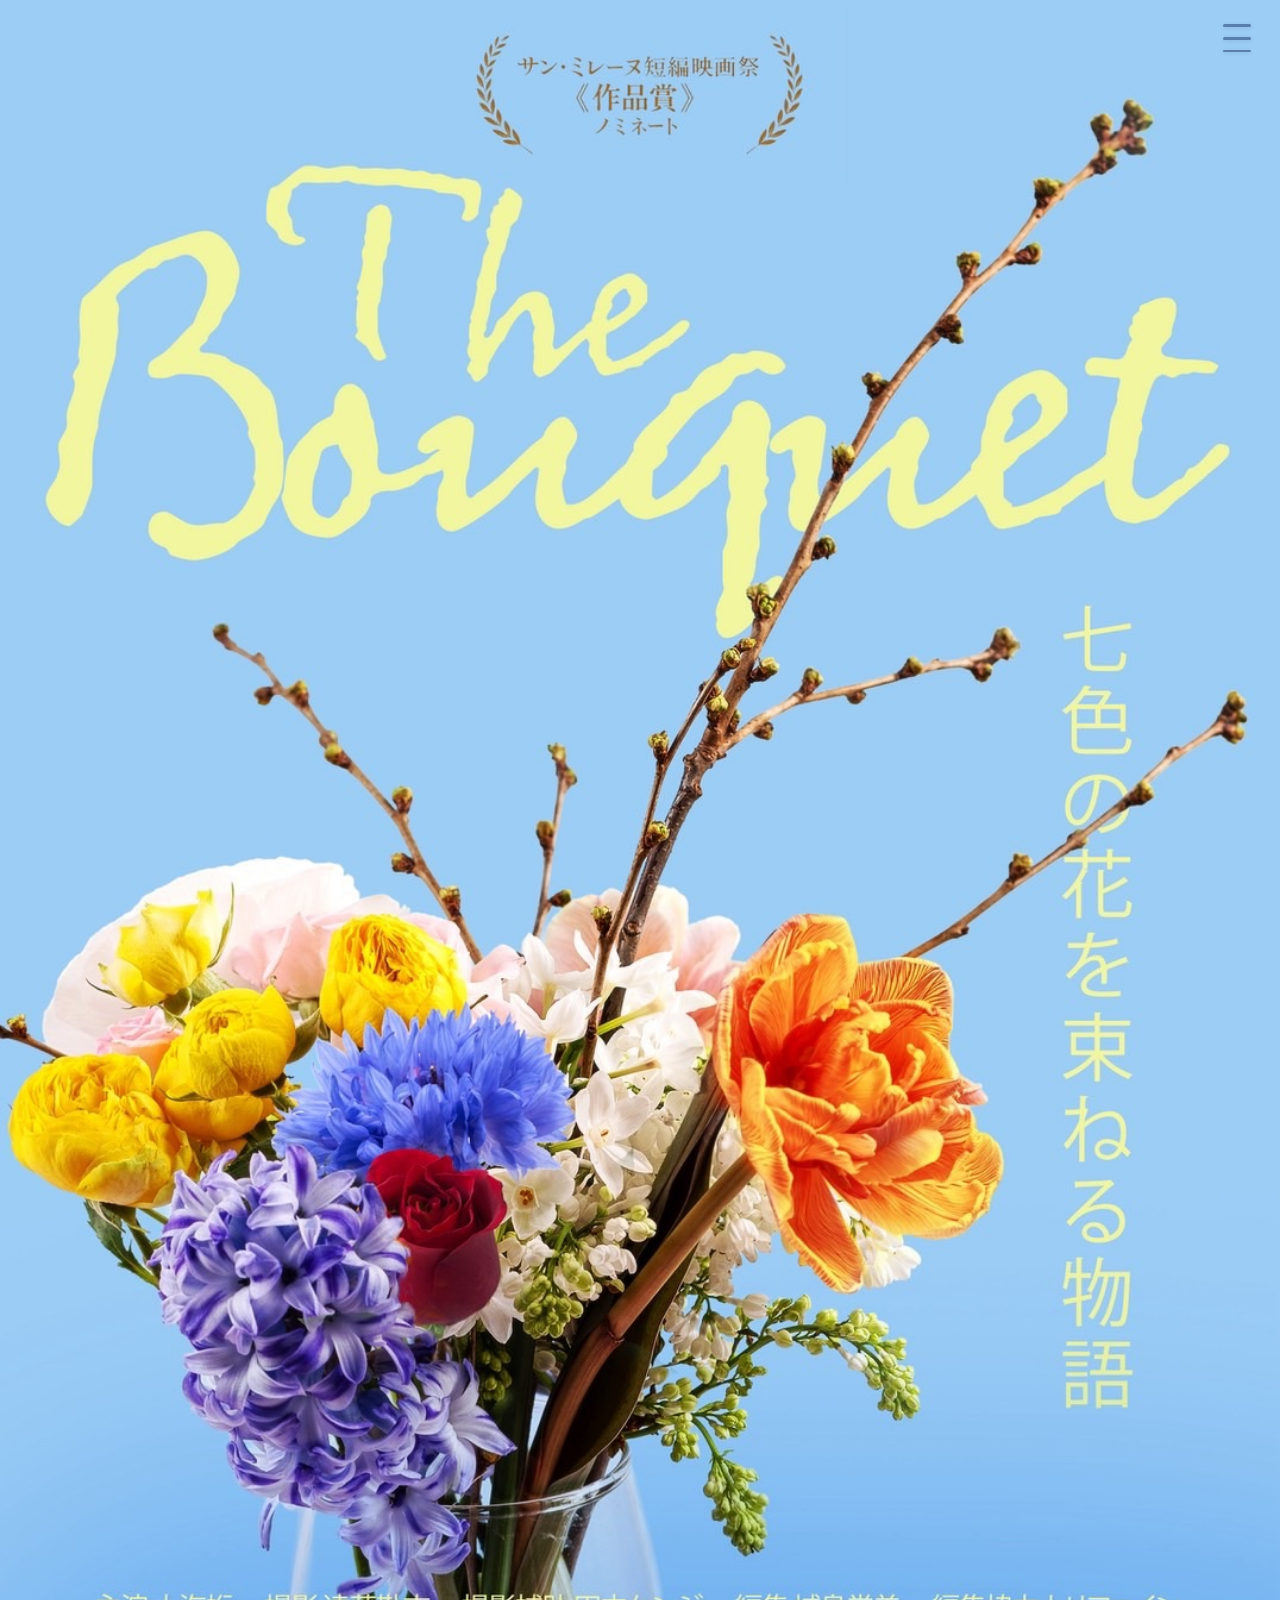
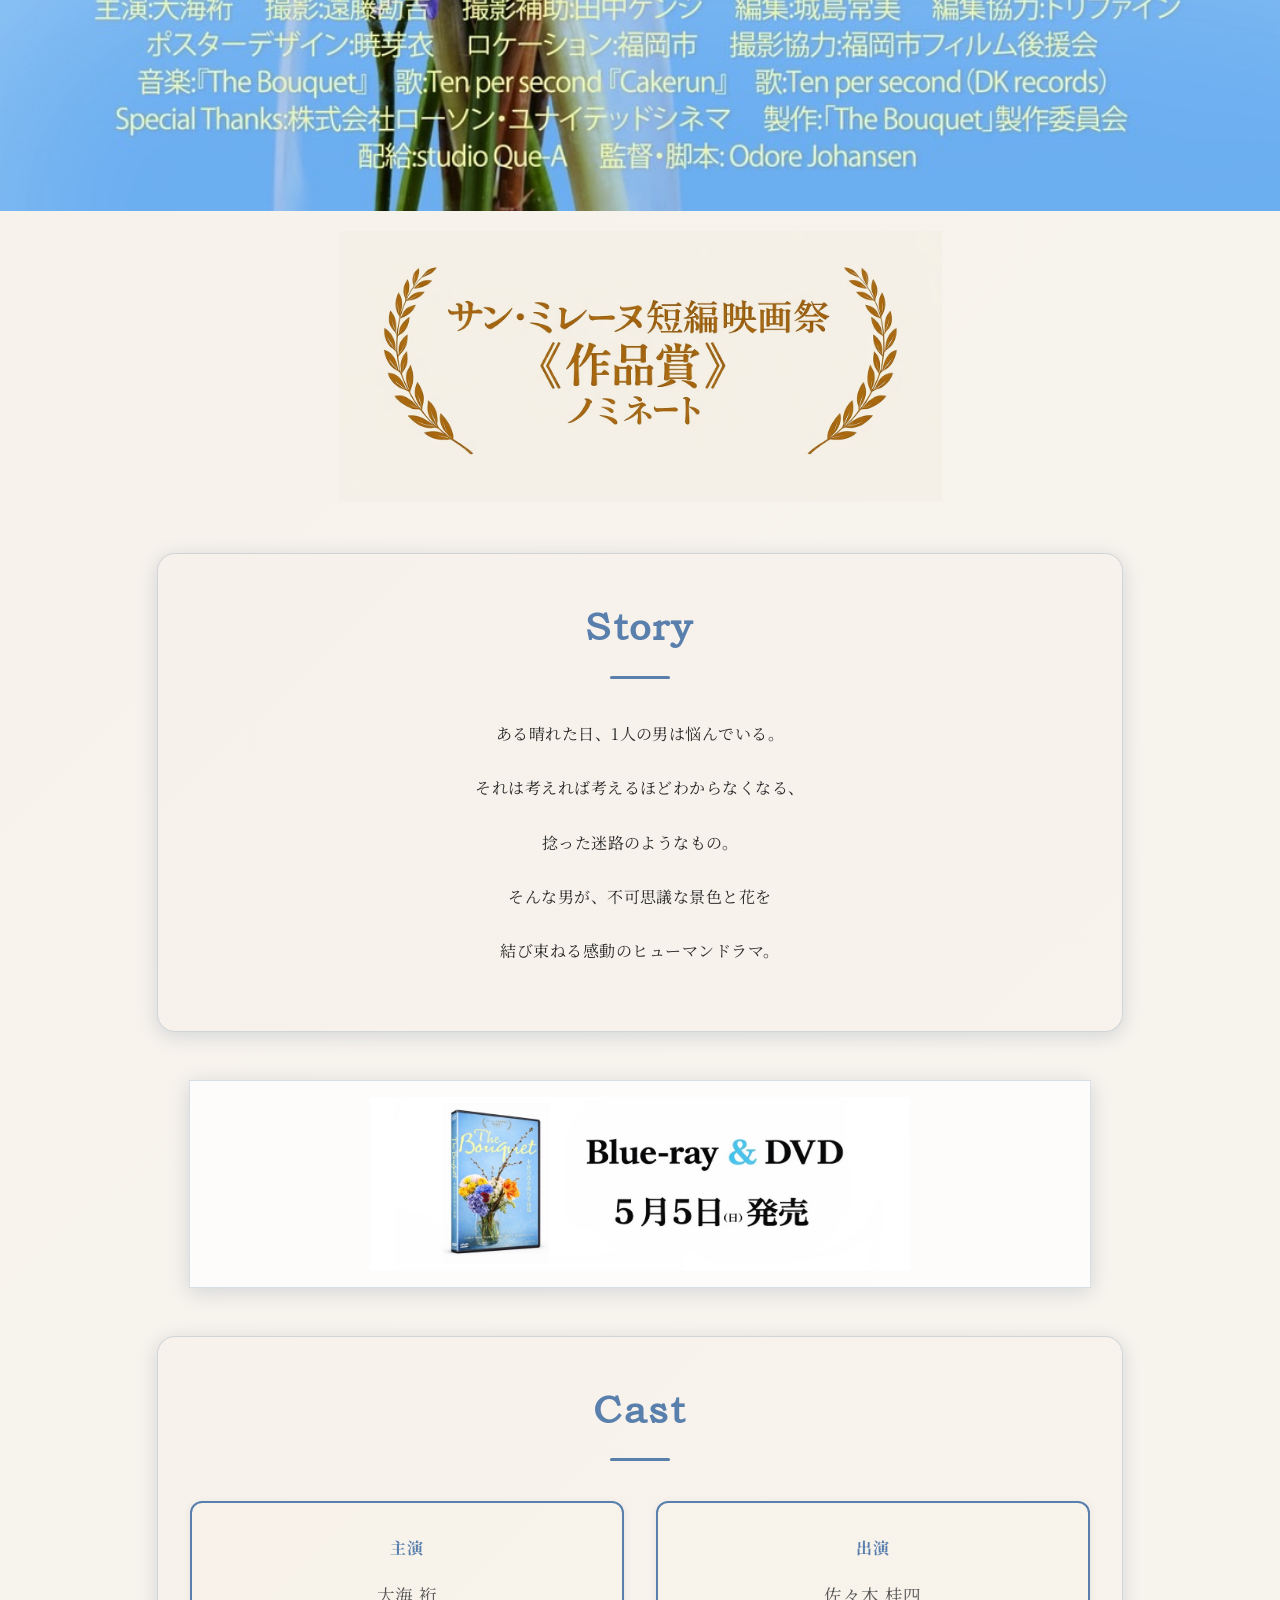
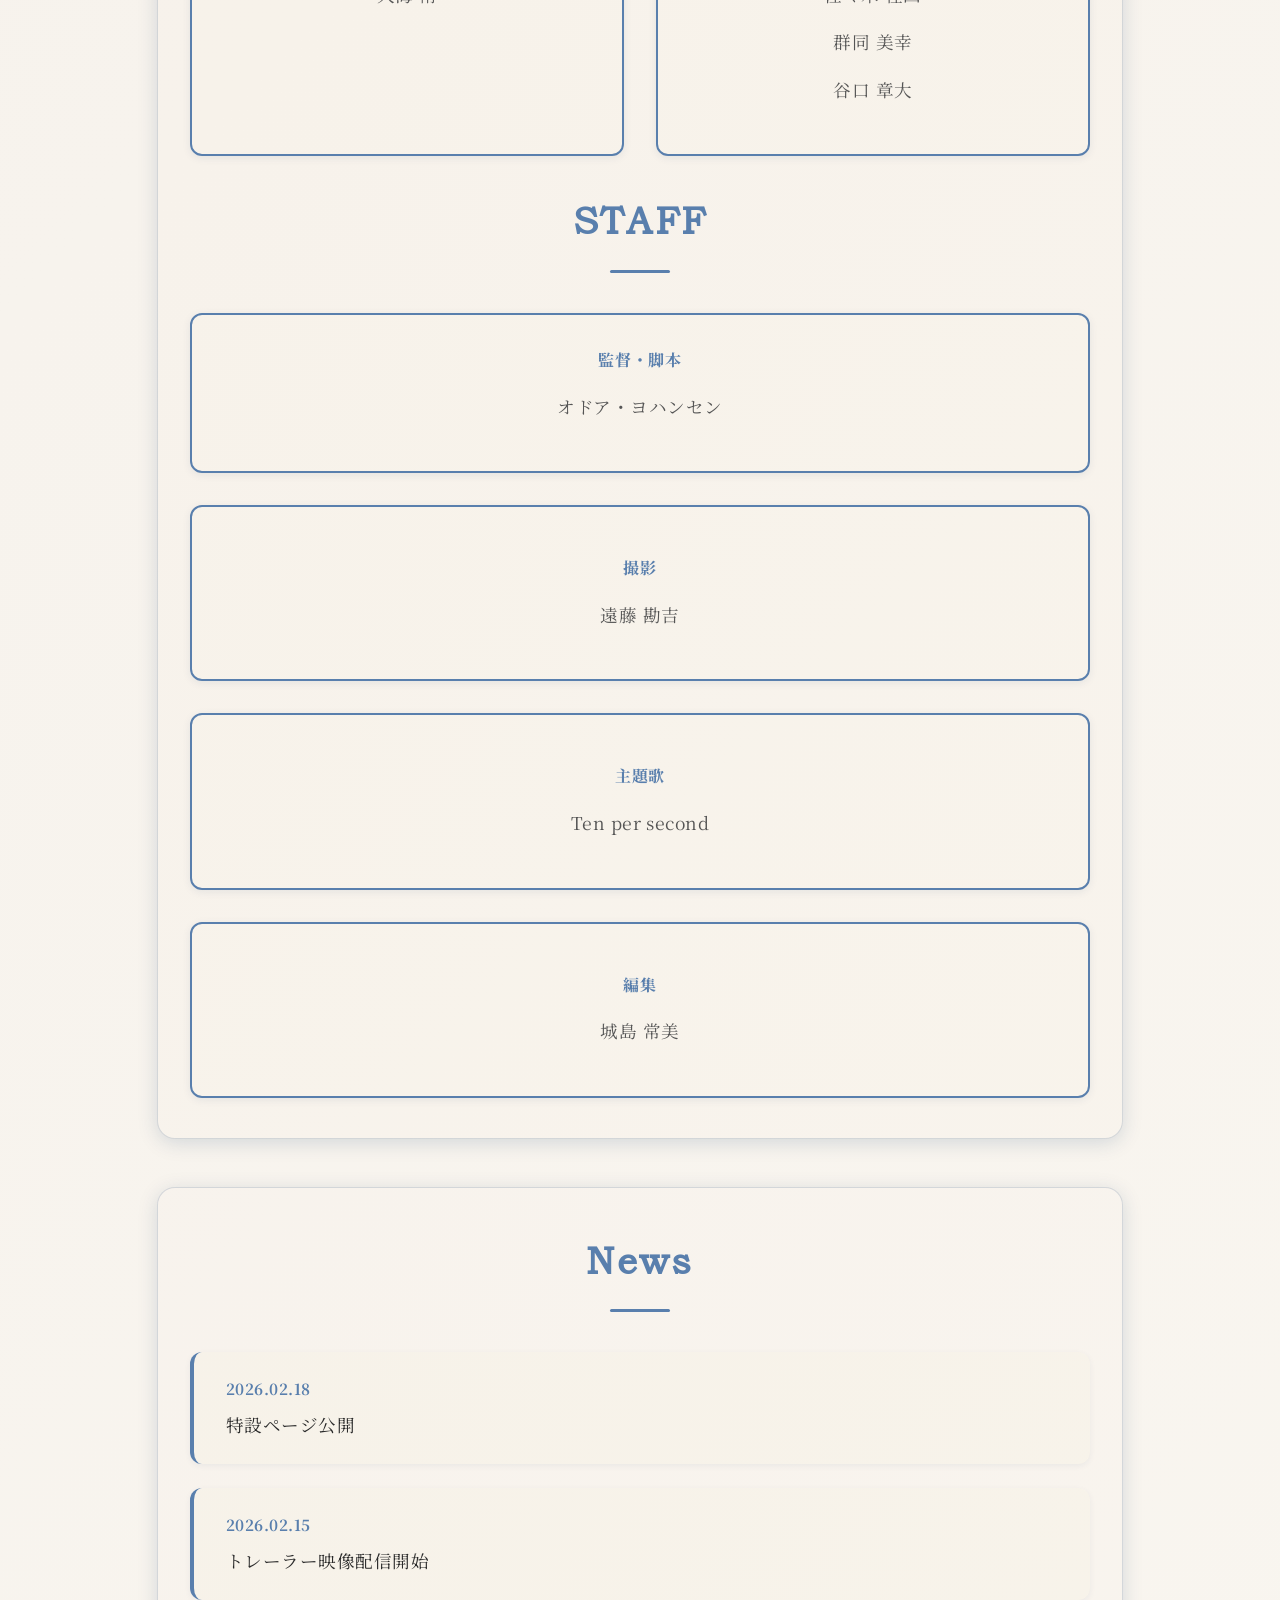
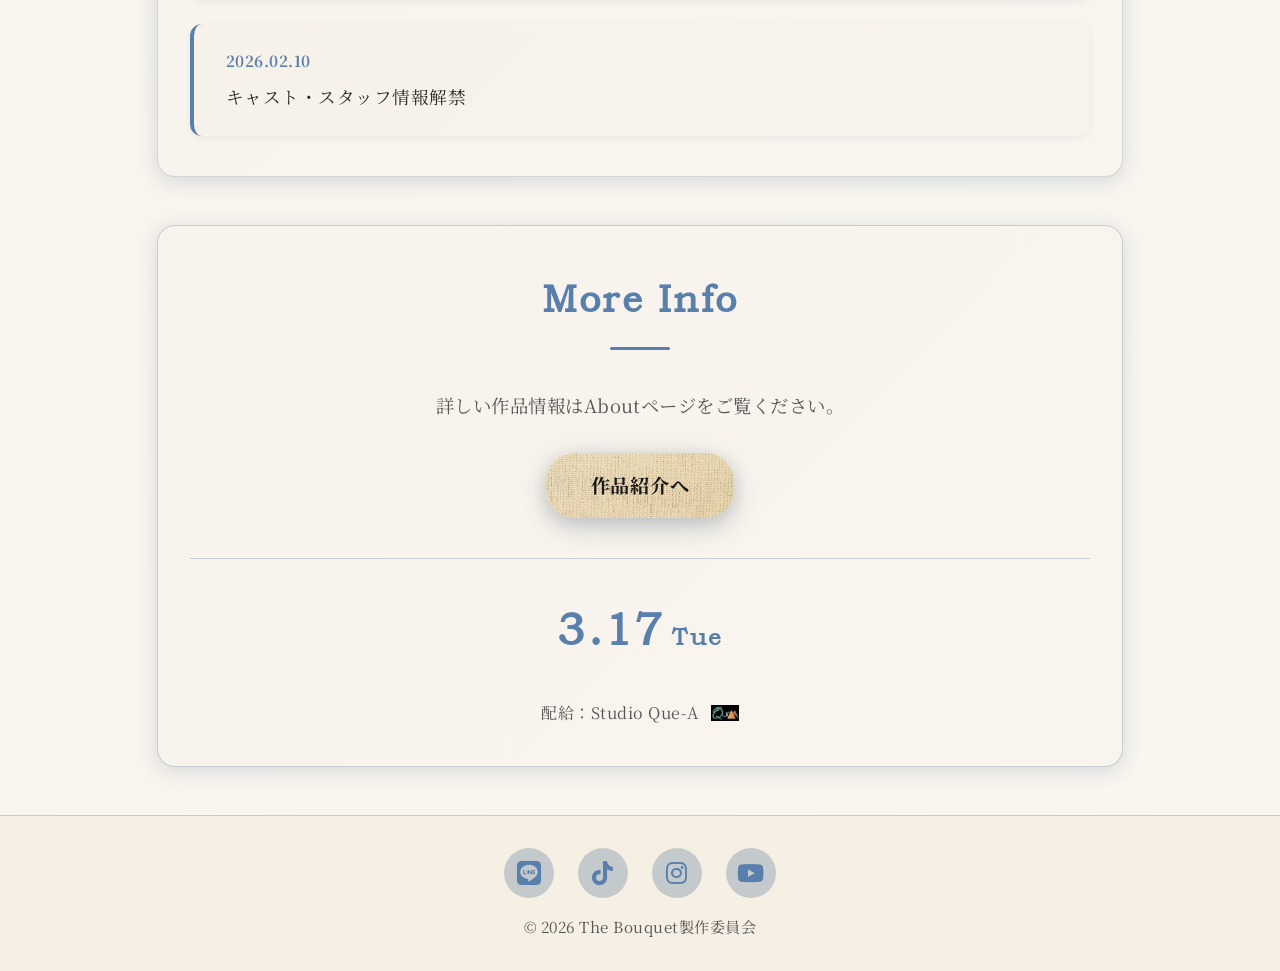
<file: index.html>
<!DOCTYPE html>
<html lang="ja">
<head>
  <meta charset="UTF-8">
  <meta name="viewport" content="width=device-width, initial-scale=1.0">
  <title>The Bouquet - Official Website</title>
  <link rel="preconnect" href="https://fonts.googleapis.com">
  <link rel="preconnect" href="https://fonts.gstatic.com" crossorigin>
  <link href="https://fonts.googleapis.com/css2?family=Noto+Serif+JP:wght@400;700;900&family=Playfair+Display:wght@700;900&display=swap" rel="stylesheet">
  <link rel="stylesheet" href="https://cdnjs.cloudflare.com/ajax/libs/font-awesome/6.4.0/css/all.min.css">
  <link rel="stylesheet" href="style.css">

  <!-- ▼ OGP設定（LINEやSNSでの共有用） ▼ -->
  <meta property="og:site_name" content="The Bouquet">
  <meta property="og:title" content="The Bouquet - Official Website">
  <meta property="og:description" content="ある晴れた日、1人の男は悩んでいる。それは考えれば考えるほどわからなくなる、捻った迷路のようなもの。そんな男が、不可思議な景色と花を結び、束ねる感動のヒューマンドラマ。">
  <meta property="og:url" content="https://bouquet-m.github.io/movie_web/index.html">
  <meta property="og:image" content="https://bouquet-m.github.io/movie_web/images/poster.jpg">
  <meta property="og:type" content="website">
  <meta name="twitter:card" content="summary_large_image">
  <!-- ▲ OGP設定ここまで ▲ -->
</head>
<body>
  <div class="loading-overlay">
    <div class="loading-content">
      <img src="images/load.png" alt="Loading" class="loading-spinner">
      <p>Loading...</p>
    </div>
  </div>
  <header>
    <button class="menu-toggle" aria-label="メニューを開く"><span></span><span></span><span></span></button>
    <nav class="nav-menu">
      <ul>
        <li><a href="index.html">Home</a></li>
        <li><a href="about.html">About</a></li>
        <li><a href="trailer.html">Information</a></li>
        <li><a href="contact.html">Contact</a></li>
      </ul>
    </nav>
  </header>
  <main>
    <section class="main-visual fadein">
      <img src="images/poster.jpg" alt="The Bouquet Poster" class="poster-image">
    </section>

    <section class="advertisement fadein" style="background: rgba(240, 230, 210, 0.04) !important; padding: 0.3rem 1rem !important;">
      <img src="images/san.png" alt="特設画像" style="width:67%; max-width:none; height:auto; display:block; margin:0 auto;">
    </section>

    <section class="story-section fadein">
      <h2>Story</h2>
      <div class="story-content">
        <p>ある晴れた日、1人の男は悩んでいる。</p>
        <p>それは考えれば考えるほどわからなくなる、</p>
        <p>捻った迷路のようなもの。</p>
        <p>そんな男が、不可思議な景色と花を</p>
        <p>結び束ねる感動のヒューマンドラマ。</p>
      </div>
    </section>

    <section class="fadein" style="padding: 1rem 0; border-radius: 0 !important;">
      <div style="text-align: center;">
        <img src="images/dvd2.jpeg" alt="DVD発売告知" style="width:60%; max-width:none; height:auto; display:block; margin:0 auto;">
      </div>
    </section>

    <section class="cast-section fadein">
      <h2>Cast</h2>
      <div class="cast-list">
        <div class="cast-item">
          <h3>主演</h3>
          <p>大海 裄</p>
        </div>
        <div class="cast-item">
          <h3>出演</h3>
          <p>佐々木 桂四</p>
          <p>群同 美幸</p>
          <p>谷口 章大</p>
        </div>
      </div>
      <h2 style="margin-top: 2rem;">STAFF</h2>  
      <div class="cast-list" style="grid-template-columns: 1fr;">
        <div class="cast-item">
          <h3>監督・脚本</h3>
          <p>オドア・ヨハンセン</p>
        </div>
        <div class="cast-item">
          <h3 style="margin-top: 1rem;">撮影</h3>
          <p>遠藤 勘吉</p>
        </div>
        <div class="cast-item">
          <h3 style="margin-top: 1rem;">主題歌</h3>
          <p>Ten per second</p>
        </div>
        <div class="cast-item">
          <h3 style="margin-top: 1rem;">編集</h3>
          <p>城島 常美</p>
        </div>
      </div>
    </section>

    <section class="news-section fadein">
      <h2>News</h2>
      <div class="news-list">
        <div class="news-item">
          <span class="news-date">2026.02.18</span>
          <p>特設ページ公開</p>
        </div>
        <div class="news-item">
          <span class="news-date">2026.02.15</span>
          <p>トレーラー映像配信開始</p>
        </div>
        <div class="news-item">
          <span class="news-date">2026.02.10</span>
          <p>キャスト・スタッフ情報解禁</p>
        </div>
      </div>
    </section>

    <section class="cta-section fadein">
      <h2>More Info</h2>
      <p>詳しい作品情報はAboutページをご覧ください。</p>
      <a href="about.html" class="cta-button">作品紹介へ</a>
      <div class="release-info">
        <div class="release-date">
          <span class="release-day">3.17</span>
          <span class="release-day-of-week">Tue</span>
        </div>
        <div class="distribution">
          <span>配給：Studio Que-A</span>
          <img src="images/Que.jpeg" alt="Studio Que-A ロゴ" class="distribution-logo">
        </div>
      </div>
    </section>
  </main>
  <footer>
    <div class="social-links">
      <a href="images/sns_index/line.jpeg" target="_blank" rel="noopener" aria-label="LINE"><i class="fab fa-line"></i></a>
      <a href="images/sns_index/tiktok.mp4" target="_blank" rel="noopener" aria-label="TikTok"><i class="fab fa-tiktok"></i></a>
      <a href="images/sns_index/instagram.jpeg" target="_blank" rel="noopener" aria-label="Instagram"><i class="fab fa-instagram"></i></a>
      <a href="images/sns_index/youtube.mp4" target="_blank" rel="noopener" aria-label="YouTube"><i class="fab fa-youtube"></i></a>
    </div>
    <p>&copy; 2026 The Bouquet製作委員会</p>
  </footer>
  <script src="script.js"></script>
</body>
</html>
</file>
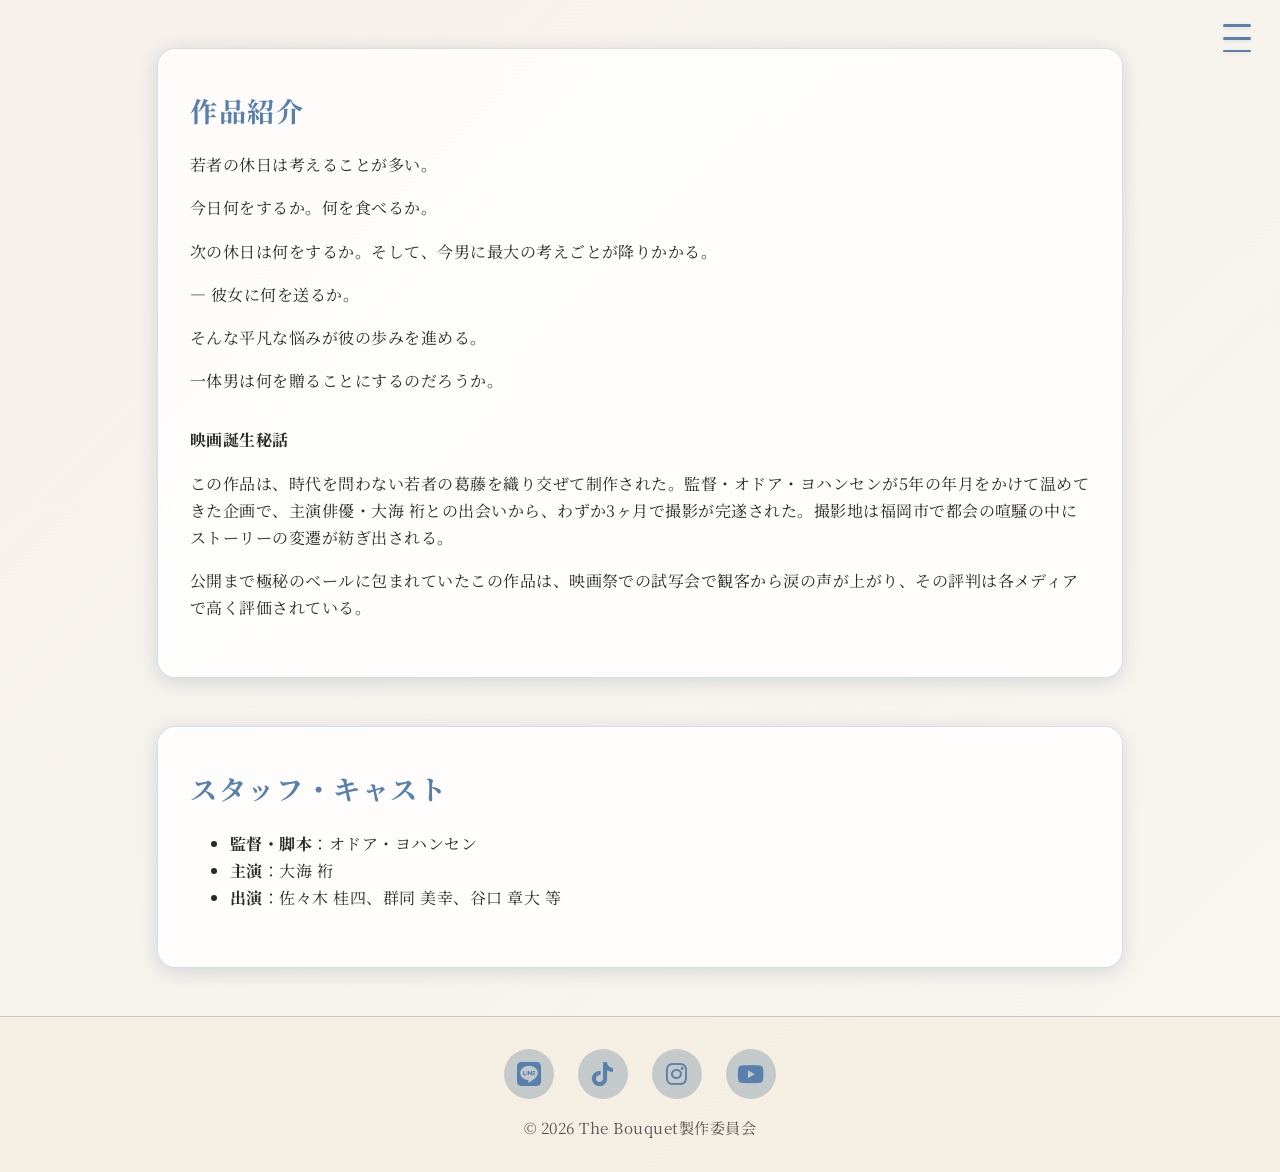
<file: about.html>
<!DOCTYPE html>
<html lang="ja">
<head>
  <meta charset="UTF-8">
  <meta name="viewport" content="width=device-width, initial-scale=1.0">
  <title>作品紹介 | 映画タイトル</title>
  <link rel="preconnect" href="https://fonts.googleapis.com">
  <link rel="preconnect" href="https://fonts.gstatic.com" crossorigin>
  <link href="https://fonts.googleapis.com/css2?family=Noto+Serif+JP:wght@400;700;900&family=Playfair+Display:wght@700;900&display=swap" rel="stylesheet">
  <link rel="stylesheet" href="https://cdnjs.cloudflare.com/ajax/libs/font-awesome/6.4.0/css/all.min.css">
  <link rel="stylesheet" href="style.css">

</head>
<body>
  <header>
    <button class="menu-toggle" aria-label="メニューを開く"><span></span><span></span><span></span></button>
    <nav class="nav-menu">
      <ul>
        <li><a href="index.html">Home</a></li>
        <li><a href="about.html">About</a></li>
        <li><a href="trailer.html">Trailer</a></li>
        <li><a href="contact.html">Contact</a></li>
      </ul>
    </nav>
  </header>
  <main>
    <section>
      <h2>作品紹介</h2>
      <p>若者の休日は考えることが多い。</p>
      <p>今日何をするか。何を食べるか。</p>
      <p>次の休日は何をするか。そして、今男に最大の考えごとが降りかかる。</p>
      <p>― 彼女に何を送るか。</p>
      <p>そんな平凡な悩みが彼の歩みを進める。</p>
      <p>一体男は何を贈ることにするのだろうか。</p>
      <p style="margin-top: 2rem;"><strong>映画誕生秘話</strong></p>
      <p>この作品は、時代を問わない若者の葛藤を織り交ぜて制作された。監督・オドア・ヨハンセンが5年の年月をかけて温めてきた企画で、主演俳優・大海 裄との出会いから、わずか3ヶ月で撮影が完遂された。撮影地は福岡市で都会の喧騒の中にストーリーの変遷が紡ぎ出される。</p>
      <p>公開まで極秘のベールに包まれていたこの作品は、映画祭での試写会で観客から涙の声が上がり、その評判は各メディアで高く評価されている。</p>
    </section>
    <section>
      <h2>スタッフ・キャスト</h2>
      <ul>
        <li><strong>監督・脚本</strong>：オドア・ヨハンセン</li>
        <li><strong>主演</strong>：大海 裄</li>
        <li><strong>出演</strong>：佐々木 桂四、群同 美幸、谷口 章大 等</li>
      </ul>
    </section>
  </main>
  <footer>
    <div class="social-links">
      <a href="images/sns_about/line.jpeg" target="_blank" rel="noopener" aria-label="LINE"><i class="fab fa-line"></i></a>
      <a href="images/sns_about/tiktok.jpeg" target="_blank" rel="noopener" aria-label="TikTok"><i class="fab fa-tiktok"></i></a>
      <a href="images/sns_about/instagram.mp4" target="_blank" rel="noopener" aria-label="Instagram"><i class="fab fa-instagram"></i></a>
      <a href="images/sns_about/youtube.mp4" target="_blank" rel="noopener" aria-label="YouTube"><i class="fab fa-youtube"></i></a>
    </div>
    <p>&copy; 2026 The Bouquet製作委員会</p>
  </footer>
  <script src="script.js"></script>
</body>
</html>
</file>
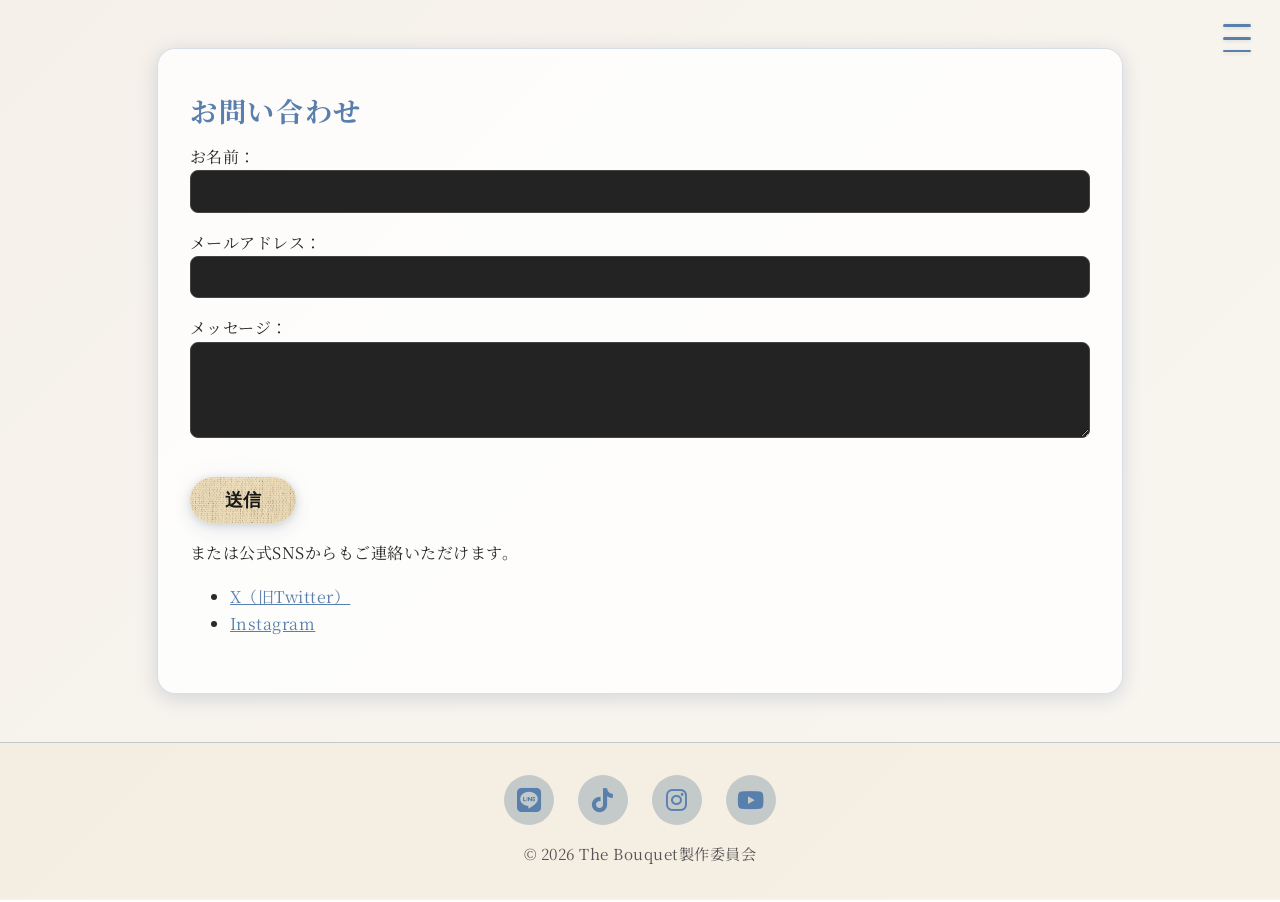
<file: contact.html>
<!DOCTYPE html>
<html lang="ja">
<head>
  <meta charset="UTF-8">
  <meta name="viewport" content="width=device-width, initial-scale=1.0">
  <title>お問い合わせ | 映画タイトル</title>
  <link rel="preconnect" href="https://fonts.googleapis.com">
  <link rel="preconnect" href="https://fonts.gstatic.com" crossorigin>
  <link href="https://fonts.googleapis.com/css2?family=Noto+Serif+JP:wght@400;700;900&family=Playfair+Display:wght@700;900&display=swap" rel="stylesheet">
  <link rel="stylesheet" href="https://cdnjs.cloudflare.com/ajax/libs/font-awesome/6.4.0/css/all.min.css">
  <link rel="stylesheet" href="style.css">
</head>
<body>
  <header>
    <button class="menu-toggle" aria-label="メニューを開く"><span></span><span></span><span></span></button>
    <nav class="nav-menu">
      <ul>
        <li><a href="index.html">Home</a></li>
        <li><a href="about.html">About</a></li>
        <li><a href="trailer.html">Trailer</a></li>
        <li><a href="contact.html">Contact</a></li>
      </ul>
    </nav>
  </header>
  <main>
    <section>
      <h2>お問い合わせ</h2>
      <form>
        <label for="name">お名前：</label><br>
        <input type="text" id="name" name="name"><br>
        <label for="email">メールアドレス：</label><br>
        <input type="text" id="email" name="email"><br>
        <label for="message">メッセージ：</label><br>
        <textarea id="message" name="message" rows="4"></textarea><br>
        <button type="submit">送信</button>
      </form>
      <p>または公式SNSからもご連絡いただけます。</p>
      <ul>
        <li><a href="#">X（旧Twitter）</a></li>
        <li><a href="#">Instagram</a></li>
      </ul>
    </section>
  </main>
  <footer>
    <div class="social-links">
      <a href="images/sns_contact/line.jpeg" target="_blank" rel="noopener" aria-label="LINE"><i class="fab fa-line"></i></a>
      <a href="images/sns_contact/tiktok.jpeg" target="_blank" rel="noopener" aria-label="TikTok"><i class="fab fa-tiktok"></i></a>
      <a href="images/sns_contact/instagram.jpeg" target="_blank" rel="noopener" aria-label="Instagram"><i class="fab fa-instagram"></i></a>
      <a href="images/sns_contact/youtube.mp4" target="_blank" rel="noopener" aria-label="YouTube"><i class="fab fa-youtube"></i></a>
    </div>
    <p>&copy; 2026 The Bouquet製作委員会</p>
  </footer>
  <script src="script.js"></script>
</body>
</html>
</file>
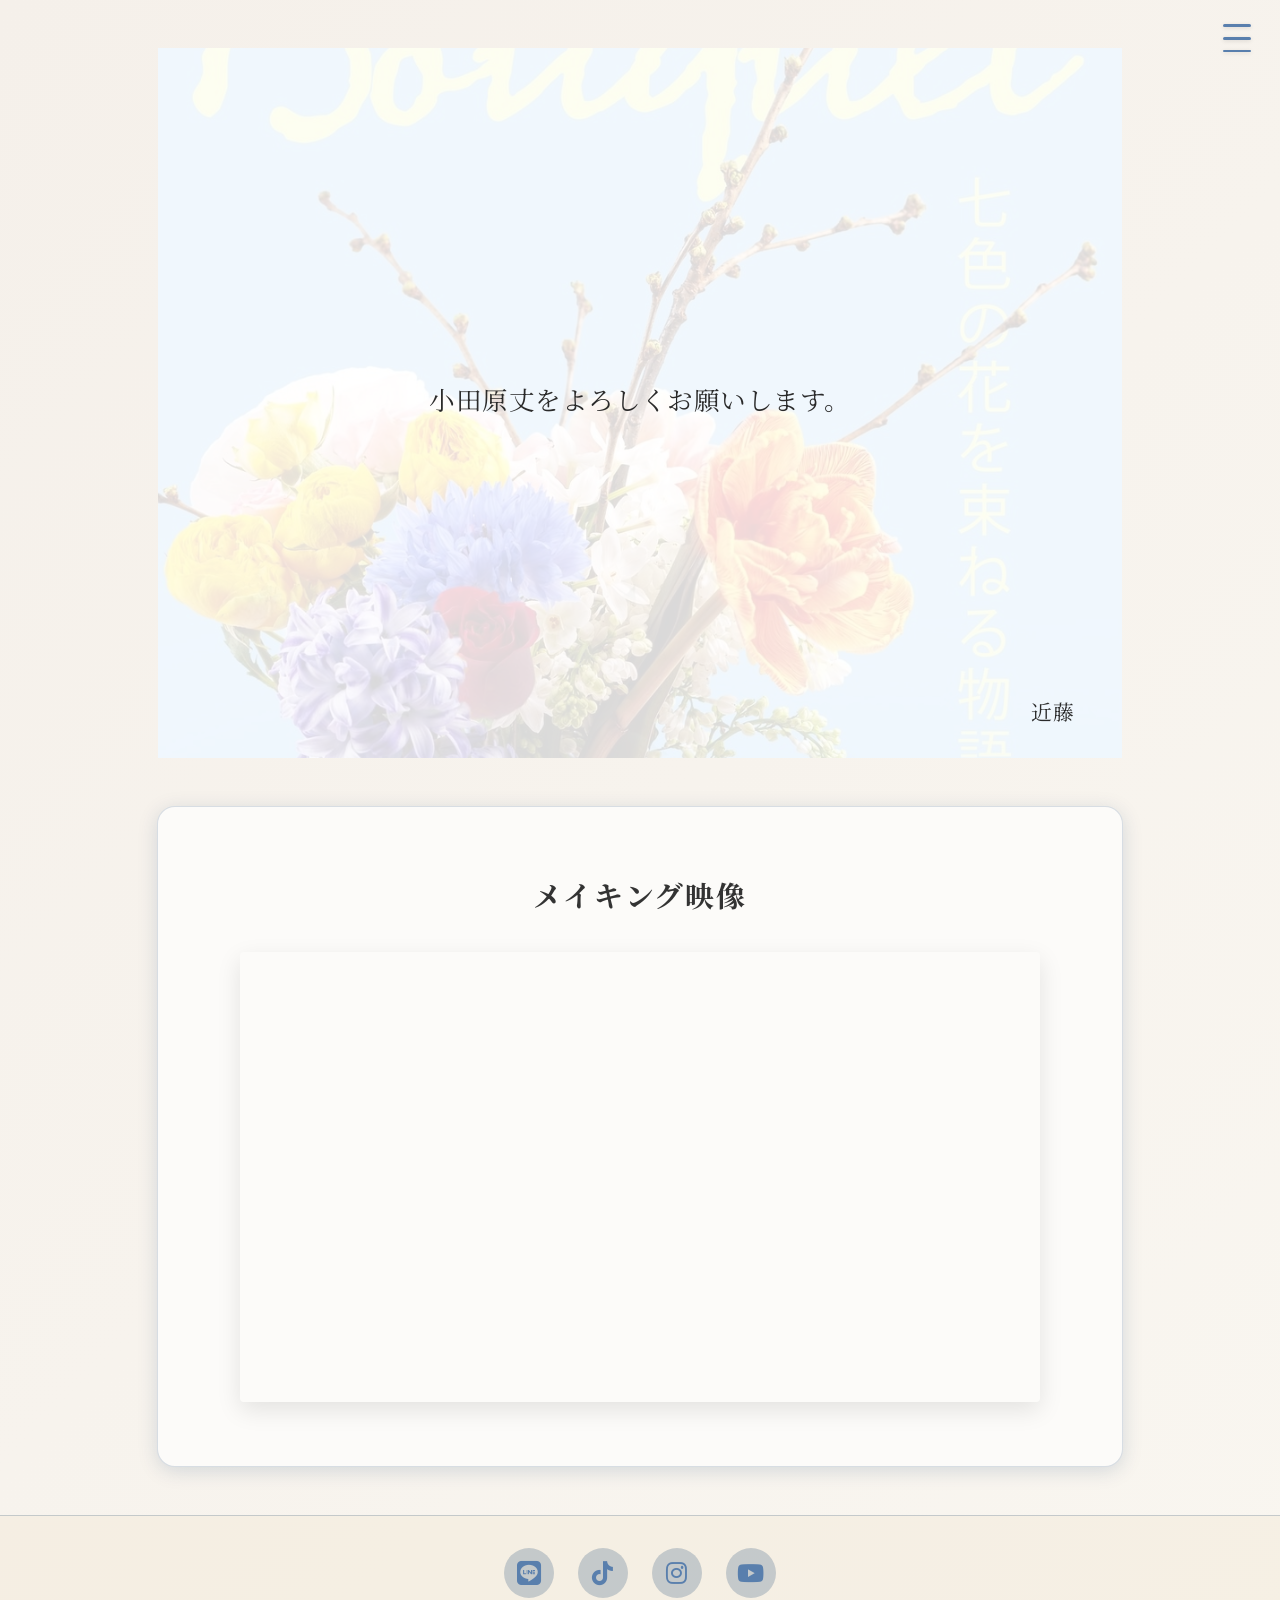
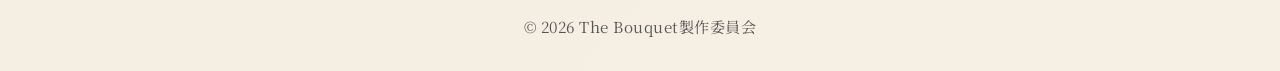
<file: hidden.html>
<!DOCTYPE html>
<html lang="ja">
<head>
  <meta charset="UTF-8">
  <meta name="viewport" content="width=device-width, initial-scale=1.0">
  <title>隠しページ | bouquet</title>
  <link rel="preconnect" href="https://fonts.googleapis.com">
  <link rel="preconnect" href="https://fonts.gstatic.com" crossorigin>
  <link href="https://fonts.googleapis.com/css2?family=Noto+Serif+JP:wght@400;700;900&family=Playfair+Display:wght@700;900&display=swap" rel="stylesheet">
  <link rel="stylesheet" href="https://cdnjs.cloudflare.com/ajax/libs/font-awesome/6.4.0/css/all.min.css">
  <link rel="stylesheet" href="style.css">
  <style>
    .hidden-content {
      text-align: center;
      padding: 5rem 2rem;
      min-height: 70vh;
      display: flex;
      flex-direction: column;
      justify-content: center;
      align-items: center;
      border-radius: 0 !important;
      box-shadow: none !important;
      border: none !important;
      position: relative;
      overflow: hidden;
      z-index: 1;
    }
    
    .hidden-content::before {
      content: '';
      position: absolute;
      top: 0;
      left: 0;
      right: 0;
      bottom: 0;
      background: url('images/poster.jpg') center/cover no-repeat;
      z-index: -2;
    }

    .hidden-content::after {
      content: '';
      position: absolute;
      top: 0;
      left: 0;
      right: 0;
      bottom: 0;
      background-color: rgba(255, 255, 255, 0.85); /* 白を濃くしました */
      z-index: -1;
    }
    
    .hidden-content h1 {
      font-size: 2.8rem;
      color: #87ceeb;
      margin-bottom: 1.5rem;
      font-family: 'Playfair Display', 'Noto Serif JP', serif;
      font-weight: 700;
      letter-spacing: 0.05em;
      line-height: 1.3;
      white-space: nowrap;
      animation: fadeInDown 0.8s ease-out;
      position: relative;
      z-index: 1;
      text-shadow: 0 2px 8px rgba(0, 0, 0, 0.08);
    }
    
    .hidden-content p {
      font-size: 1.6rem;
      color: #2a2a2a;
      margin-bottom: 2rem;
      font-family: 'Noto Serif JP', serif;
      font-weight: 400;
      line-height: 1.4;
      white-space: nowrap;
      animation: fadeInUp 0.8s ease-out 0.2s both;
      position: relative;
      z-index: 1;
    }

    .hidden-content p.signature {
      position: absolute;
      bottom: 2rem;
      right: 3rem;
      margin-bottom: 0;
      font-size: 1.3rem;
    }
    
    @keyframes fadeInDown {
      from {
        opacity: 0;
        transform: translateY(-40px);
      }
      to {
        opacity: 1;
        transform: translateY(0);
      }
    }
    
    .hidden-content a {
      display: inline-block;
      margin-top: 3rem;
      padding: 1.1rem 3rem;
      background: linear-gradient(90deg, #f0e6d2 0%, #e8d9bb 100%), url('images/rinen.jpg');
      background-size: 300px;
      background-blend-mode: multiply;
      color: #181818;
      text-decoration: none;
      border-radius: 0;
      font-size: 1.05rem;
      font-family: 'Noto Serif JP', serif;
      font-weight: 600;
      letter-spacing: 0.04em;
      box-shadow: 0 6px 20px rgba(0, 0, 0, 0.12), 0 14px 32px rgba(135, 206, 235, 0.14), 0 0 50px rgba(135, 206, 235, 0.08);
      transition: all 0.3s ease;
      animation: fadeInUp 0.8s ease-out 0.3s both;
      position: relative;
      z-index: 1;
    }
    
    @keyframes fadeInUp {
      from {
        opacity: 0;
        transform: translateY(40px);
      }
      to {
        opacity: 1;
        transform: translateY(0);
      }
    }
    
    .hidden-content a:hover {
      transform: translateY(-8px);
      box-shadow: 0 8px 24px rgba(0, 0, 0, 0.16), 0 16px 40px rgba(135, 206, 235, 0.2), 0 0 60px rgba(135, 206, 235, 0.12);
    }
    
    @media (max-width: 900px) {
      .hidden-content {
        padding: 3rem 1.5rem;
        min-height: 60vh;
      }
      
      .hidden-content h1 {
        font-size: 1.6rem;
        white-space: normal;
        margin-bottom: 1rem;
        line-height: 1.4;
      }
      
      .hidden-content p {
        font-size: 1.2rem;
        white-space: normal;
        margin-bottom: 1.5rem;
      }
      
      .hidden-content p.signature {
        bottom: 1rem;
        right: 1.5rem;
        font-size: 1.1rem;
      }
      
      .hidden-content a {
        padding: 0.9rem 2.2rem;
        font-size: 0.95rem;
        margin-top: 2rem;
      }
    }
  </style>
</head>
<body>
  <header>
    <button class="menu-toggle" aria-label="メニューを開く"><span></span><span></span><span></span></button>
    <nav class="nav-menu">
      <ul>
        <li><a href="index.html">Home</a></li>
        <li><a href="about.html">About</a></li>
        <li><a href="trailer.html">Trailer</a></li>
        <li><a href="contact.html">Contact</a></li>
      </ul>
    </nav>
  </header>
  <main>
    <section class="hidden-content fadein">
      <p>小田原丈をよろしくお願いします。</p>
      <p class="signature">近藤</p>
    </section>

    <!-- メイキング映像セクション -->
    <section class="fadein" style="padding: 4rem 2rem; background-color: #fcfbf9; display: flex; justify-content: center;">
      <div style="width: 100%; max-width: 800px; text-align: center;">
        <h2 style="font-family: 'Noto Serif JP', serif; font-size: 1.8rem; margin-bottom: 2rem; color: #333;">メイキング映像</h2>
        <div style="position: relative; width: 100%; padding-bottom: 56.25%; height: 0; box-shadow: 0 8px 24px rgba(0,0,0,0.1); border-radius: 4px; overflow: hidden;">
          <iframe src="https://www.youtube.com/embed/WI2Hs9IKaBk" style="position: absolute; top: 0; left: 0; width: 100%; height: 100%; border: none;" title="YouTube video player" allow="accelerometer; autoplay; clipboard-write; encrypted-media; gyroscope; picture-in-picture; web-share" allowfullscreen></iframe>
        </div>
      </div>
    </section>
  </main>
  <footer>
    <div class="social-links">
      <a href="images/sns_hidden/line.jpeg" target="_blank" rel="noopener" aria-label="LINE"><i class="fab fa-line"></i></a>
      <a href="images/sns_hidden/tiktok.jpeg" target="_blank" rel="noopener" aria-label="TikTok"><i class="fab fa-tiktok"></i></a>
      <a href="images/sns_hidden/instagram.jpeg" target="_blank" rel="noopener" aria-label="Instagram"><i class="fab fa-instagram"></i></a>
      <a href="images/sns_hidden/youtube.jpeg" target="_blank" rel="noopener" aria-label="YouTube"><i class="fab fa-youtube"></i></a>
    </div>
    <p>&copy; 2026 The Bouquet製作委員会</p>
  </footer>
  <script src="script.js"></script>
</body>
</html>
</file>
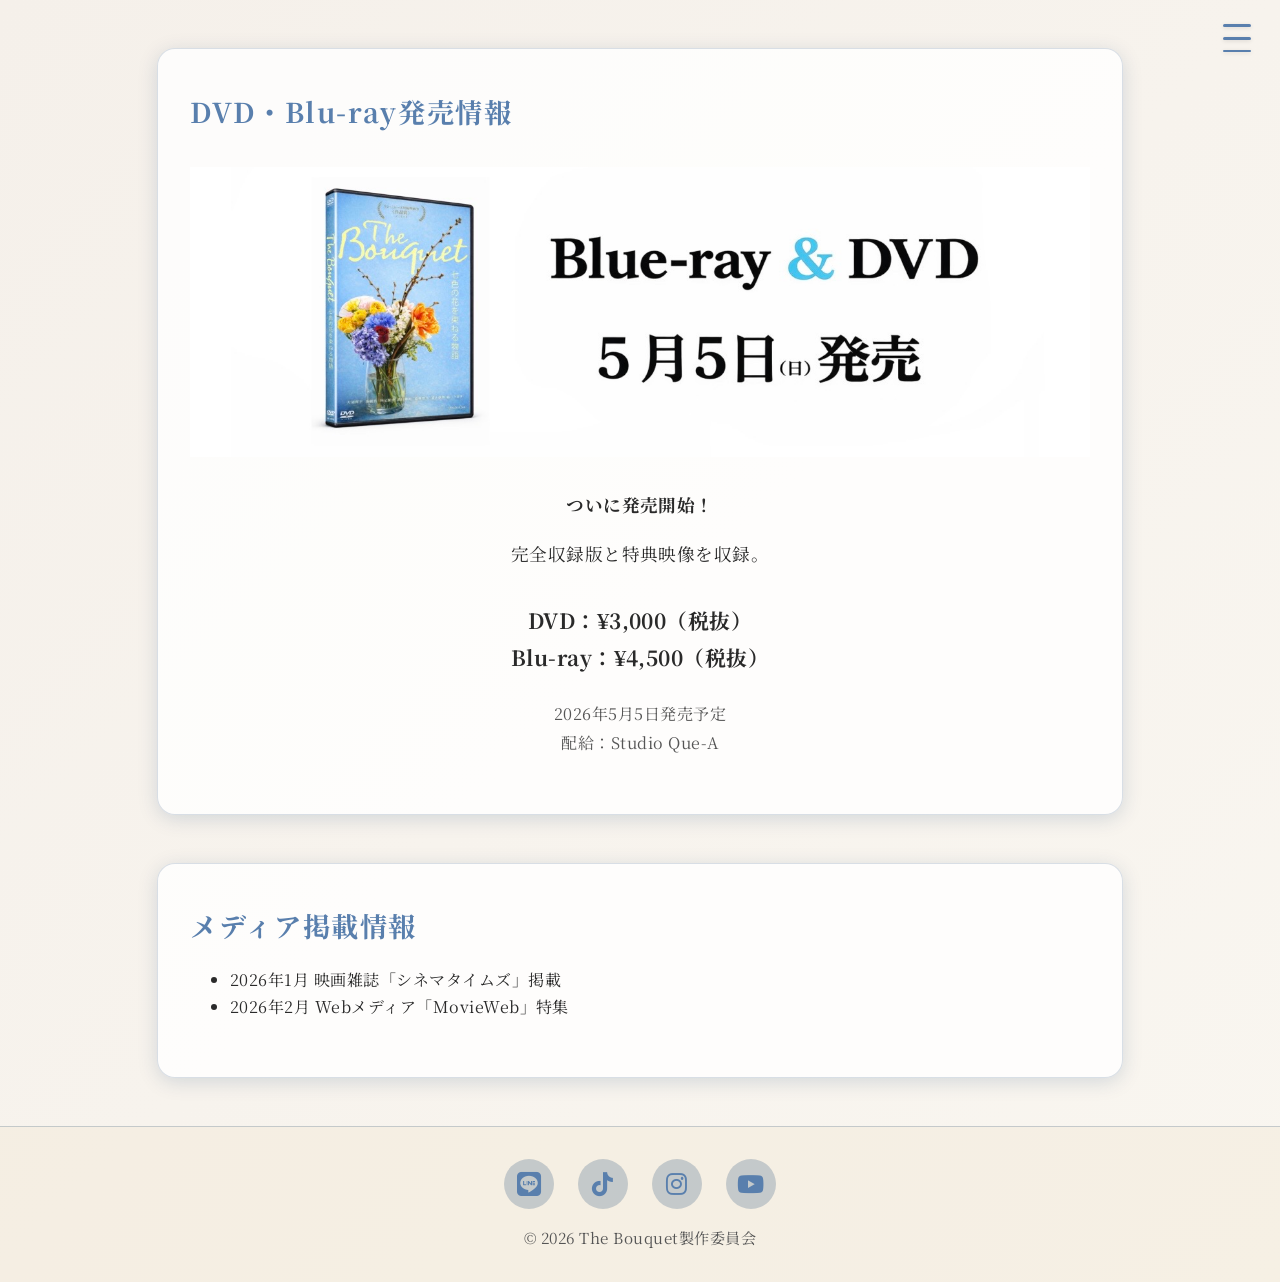
<file: trailer.html>
<!DOCTYPE html>
<html lang="ja">
<head>
  <meta charset="UTF-8">
  <meta name="viewport" content="width=device-width, initial-scale=1.0">
  <title>トレーラー | The Bouquet</title>
  <link rel="preconnect" href="https://fonts.googleapis.com">
  <link rel="preconnect" href="https://fonts.gstatic.com" crossorigin>
  <link href="https://fonts.googleapis.com/css2?family=Noto+Serif+JP:wght@400;700;900&family=Playfair+Display:wght@700;900&display=swap" rel="stylesheet">
  <link rel="stylesheet" href="https://cdnjs.cloudflare.com/ajax/libs/font-awesome/6.4.0/css/all.min.css">
  <link rel="stylesheet" href="style.css">
</head>
<body>
  <header>
    <button class="menu-toggle" aria-label="メニューを開く"><span></span><span></span><span></span></button>
    <nav class="nav-menu">
      <ul>
        <li><a href="index.html">Home</a></li>
        <li><a href="about.html">About</a></li>
        <li><a href="trailer.html">Trailer</a></li>
        <li><a href="contact.html">Contact</a></li>
      </ul>
    </nav>
  </header>
  <main>
    <section>
      <h2 style="font-family: 'Noto Serif JP', serif;">DVD・Blu-ray発売情報</h2>
      <div style="text-align: center; margin: 2rem 0;">
        <img src="images/dvd2.jpeg" alt="DVD・Blu-ray" style="width:100%; max-width:none; height:auto; display:block; margin:0 auto;">
      </div>
      <div style="text-align: center; font-size: 1.1rem; line-height: 1.8; color: var(--text-primary);">
        <p><strong>ついに発売開始！</strong></p>
        <p>完全収録版と特典映像を収録。</p>
        <p style="margin-top: 2rem;">
          <strong style="font-size: 1.3rem;">DVD：¥3,000（税抜）</strong><br>
          <strong style="font-size: 1.3rem;">Blu-ray：¥4,500（税抜）</strong>
        </p>
        <p style="margin-top: 1.5rem; font-size: 1rem; color: var(--text-secondary);">
          2026年5月5日発売予定<br>
          配給：Studio Que-A
        </p>
      </div>
    </section>
    <section>
      <h2>メディア掲載情報</h2>
      <ul>
        <li>2026年1月 映画雑誌「シネマタイムズ」掲載</li>
        <li>2026年2月 Webメディア「MovieWeb」特集</li>
      </ul>
    </section>
  </main>
  <footer>
    <div class="social-links">
      <a href="images/sns_info/line.png" target="_blank" rel="noopener" aria-label="LINE"><i class="fab fa-line"></i></a>
      <a href="images/sns_info/tiktok.mp4" target="_blank" rel="noopener" aria-label="TikTok"><i class="fab fa-tiktok"></i></a>
      <a href="images/sns_info/instagram.jpeg" target="_blank" rel="noopener" aria-label="Instagram"><i class="fab fa-instagram"></i></a>
      <a href="images/sns_info/youtube.jpeg" target="_blank" rel="noopener" aria-label="YouTube"><i class="fab fa-youtube"></i></a>
    </div>
    <p>&copy; 2026 The Bouquet製作委員会</p>
  </footer>
  <script src="script.js"></script>
</body>
</html>
</file>
<file: style.css>
@font-face {
  font-family: 'BRADHITC';
  src: url('font/BRADHITC.TTF') format('truetype');
}

@font-face {
  font-family: 'BOKOS';
  src: url('font/BOOKOS.TTF') format('truetype');
}

@font-face {
  font-family: 'LHANDW';
  src: url('font/LHANDW.TTF') format('truetype');
}

/* === \u30ed\u30fc\u30c7\u30a3\u30f3\u30b0\u753b\u9762 === */
.loading-overlay {
  position: fixed;
  top: 0;
  left: 0;
  width: 100%;
  height: 100%;
  background: rgba(245, 240, 234, 0.95);
  display: flex;
  justify-content: center;
  align-items: center;
  z-index: 9999;
  transition: opacity 0.5s ease-out;
}

.loading-overlay.fade-out {
  opacity: 0;
  pointer-events: none;
}

.loading-content {
  text-align: center;
}

.loading-spinner {
  width: 80px;
  height: 80px;
  margin-bottom: 1rem;
  animation: spin 2s linear infinite;
}

.loading-content p {
  font-size: 1rem;
  color: #597fad;
  margin: 0;
  font-weight: 700;
  letter-spacing: 0.1em;
}

@keyframes spin {
  from {
    transform: rotate(0deg);
  }
  to {
    transform: rotate(360deg);
  }
}

/* === テーマカラー定義（一か所で管理） === */
:root {
  /* 主要色 */
  --theme-primary: #597fad;
  --theme-primary-20: rgba(0, 51, 102, 0.2);
  --theme-primary-04: rgba(0, 51, 102, 0.04);
  --theme-primary-05: rgba(0, 51, 102, 0.05);
  --theme-primary-06: rgba(0, 51, 102, 0.06);
  --theme-primary-08: rgba(0, 51, 102, 0.08);
  --theme-primary-12: rgba(0, 51, 102, 0.12);
  --theme-primary-15: rgba(0, 51, 102, 0.15);
  --theme-primary-16: rgba(0, 51, 102, 0.16);
  --theme-primary-50: rgba(0, 51, 102, 0.5);
  
  /* アクセント色 */
  --accent-light: #f0e6d2;
  --accent-dark: #181818;
  --text-primary: #2a2a2a;
  --text-secondary: #555;
  --text-white: #ffffff;
}

.site-logo {
  display: block;
  margin: 1.2rem auto 0.5rem auto;
  max-width: 180px;
  width: 40vw;
  height: auto;
  filter: drop-shadow(0 2px 16px rgba(0,0,0,0.18));
}
.main-visual .catch {
  font-size: 10rem;
  font-weight: 900;
  color: var(--theme-primary);
  margin-bottom: 1.8rem;
  letter-spacing: 0.14em;
  text-shadow: 0 6px 32px rgba(0,0,0,0.28);
  line-height: 1.1;
}

.main-visual .tagline {
  font-size: 0.9rem;
  color: #ffffff;
  margin-bottom: 0;
  margin-top: 2rem;
  opacity: 1;
  font-weight: 400;
  text-shadow: 0 2px 8px rgba(0,0,0,0.6);
}
/* 見出し・リンク・フォント統一 */
h1, h2, h3, h4 {
  font-family: 'BOKOS', 'Playfair Display', 'Noto Serif JP', serif;
  font-weight: 700;
  letter-spacing: 0.06em;
  color: var(--theme-primary);
  margin-top: 0;
}
h1 {
  font-size: 2.6rem;
  margin-bottom: 0.5rem;
  text-shadow: 0 2px 16px rgba(0,0,0,0.18);
}
h2 {
  font-size: 1.7rem;
  margin-bottom: 0.5rem;
}
a {
  color: var(--theme-primary);
  text-decoration: underline;
  transition: color 0.2s;
}
a:hover {
  color: #f0e6d2;
  text-decoration: none;
}
/* スクロール時フェードイン用 */
.fadein {
  opacity: 0;
  transform: translateY(40px);
  transition: opacity 0.8s cubic-bezier(.77,0,.18,1), transform 0.8s cubic-bezier(.77,0,.18,1);
}
.fadein.visible {
  opacity: 1;
  transform: none;
}
.main-visual {
  overflow: hidden;
  text-align: center;
  margin: 0;
  padding: 0;
  border-radius: 0;
  box-shadow: none;
  position: relative;
  width: 100vw;
  border: none;
  min-height: auto;
  display: flex;
  flex-direction: column;
  justify-content: flex-start;
  align-items: center;
  max-width: none;
}
.slideshow-bg {
  display: none;
}

.poster-image {
  position: absolute;
  top: 0;
  left: 0;
  width: 100%;
  height: 100%;
  object-fit: cover;
  z-index: 0;
}

.slideshow-bg .slide-img {
  display: none;
}

/* ベール（削除） */
.slideshow-bg::after {
  display: none;
}
.main-visual img {
  max-width: 320px;
  width: 80vw;
  height: auto;
  margin-bottom: 2.2rem;
  filter: drop-shadow(0 4px 24px rgba(0,0,0,0.25));
}

.main-visual .poster-image {
  max-width: none !important;
  width: 100% !important;
  height: auto !important;
  margin-bottom: 0 !important;
  filter: none !important;
  position: relative !important;
  top: auto !important;
  left: auto !important;
  object-fit: unset;
}

.main-visual h2 {
  font-family: 'LHANDW', sans-serif;
  font-size: 10rem;
  font-weight: 400;
  color: #ffe066;
  margin: 2rem 0 4rem 0;
  letter-spacing: 0.15em;
  position: relative;
  z-index: 3;
  text-shadow: 0 4px 12px rgba(0,0,0,0.8);
  line-height: 1;
}

.main-visual p {
  font-size: 1.15rem;
  color: #ffffff;
  margin-bottom: 0;
  opacity: 1;
  position: relative;
  z-index: 3;
  text-shadow: 0 2px 8px rgba(0,0,0,0.6);
}

/* 動画のレスポンシブ対応 */
video {
  max-width: 100%;
  height: auto;
  display: block;
  margin: 0 auto;
}
/* ハンバーガーメニュー・ナビゲーション */
.menu-toggle {
  position: fixed;
  top: 1.2rem;
  right: 1.5rem;
  width: 38px;
  height: 38px;
  display: flex !important;
  flex-direction: column;
  justify-content: center;
  align-items: center;
  background: transparent !important;
  border: none !important;
  border-radius: 0 !important;
  padding: 0 !important;
  margin: 0 !important;
  cursor: pointer;
  z-index: 1002;
  box-shadow: none !important;
}
.menu-toggle span {
  display: block;
  width: 28px;
  height: 3.5px;
  margin: 5px 0;
  background: var(--theme-primary);
  border-radius: 2px;
  transition: background 0.2s, transform 0.3s;
  box-shadow: 0 1px 4px rgba(0,0,0,0.12);
}
.nav-menu {
  position: fixed;
  top: 0;
  left: 0;
  width: 100%;
  height: 100vh;
  background: linear-gradient(135deg, rgba(240, 230, 210, 0.98) 0%, rgba(225, 245, 254, 0.98) 100%);
  backdrop-filter: blur(8px);
  z-index: 1001;
  display: flex;
  flex-direction: column;
  justify-content: center;
  align-items: center;
  opacity: 0;
  visibility: hidden;
  transition: opacity 0.3s cubic-bezier(.77,0,.18,1), visibility 0.3s;
}
.nav-menu.open {
  opacity: 1;
  visibility: visible;
}
.nav-menu ul {
  list-style: none;
  padding: 0;
  margin: 0;
  width: 100%;
  display: flex;
  flex-direction: column;
  justify-content: center;
  align-items: center;
  gap: 0;
}
.nav-menu li {
  width: auto;
  text-align: center;
}
.nav-menu a {
  display: block;
  padding: 1rem 0;
  color: var(--theme-primary);
  font-size: 2.2rem;
  font-weight: 700;
  text-decoration: none;
  background: transparent;
  transition: color 0.2s, transform 0.2s;
  letter-spacing: 0.08em;
}
.nav-menu a:hover, .nav-menu a:focus {
  color: #f0e6d2;
  transform: scale(1.05);
}
header {
  position: relative;
}
body {
  font-family: 'Noto Serif JP', '游明朝', 'YuMincho', 'MS Pゴシック', 'MS PGothic', serif;
  margin: 0;
  padding: 0;
  background: linear-gradient(135deg, #f5f0ea 0%, #f9f6f0 100%);
  color: var(--text-primary);
  line-height: 1.7;
  letter-spacing: 0.03em;
  overflow-x: hidden;
}
html {
  overflow-x: hidden;
}
main {
  width: 100%;
  margin: 0;
  padding: 0;
  display: contents;
}
header {
  position: absolute;
  top: 0;
  left: 0;
  right: 0;
  background: transparent;
  padding: 1.5rem 1.5rem;
  box-shadow: none;
  backdrop-filter: none;
  z-index: 1001;
}
main > section:not(.main-visual) {
  margin: 3rem auto;
  max-width: 900px;
  background: rgba(255, 255, 255, 0.8);
  padding: 2.5rem 2rem;
  border-radius: 18px;
  box-shadow: 0 4px 20px var(--theme-primary-15);
  color: var(--text-primary);
  border: 1px solid var(--theme-primary-15);
}
footer {
  background: rgba(240, 230, 210, 0.4);
  color: var(--text-secondary);
  text-align: center;
  padding: 2rem 0 1rem 0;
  margin-top: 3rem;
  font-size: 0.95rem;
  border-top: 1px solid var(--theme-primary-20);
  position: relative;
  z-index: 1003;
}

.social-links {
  display: flex;
  justify-content: center;
  gap: 1.5rem;
  margin-bottom: 1rem;
}

.social-links a {
  display: inline-flex;
  align-items: center;
  justify-content: center;
  width: 50px;
  height: 50px;
  border-radius: 50%;
  background: var(--theme-primary-20);
  color: var(--theme-primary);
  text-decoration: none;
  transition: all 0.3s ease;
  font-size: 1.5rem;
}

.social-links a:hover {
  background: var(--theme-primary-50);
  color: #fff;
  transform: translateY(-3px);
}
button:not(.menu-toggle) {
  background: linear-gradient(90deg, var(--accent-light) 0%, #e8d9bb 100%), url('images/rinen.jpg');
  background-size: 300px;
  background-blend-mode: multiply;
  color: var(--accent-dark);
  border: none;
  padding: 0.7rem 2.2rem;
  border-radius: 24px;
  font-size: 1.1rem;
  font-weight: bold;
  cursor: pointer;
  margin-top: 1rem;
  box-shadow: 0 2px 8px rgba(0, 0, 0, 0.12), 0 8px 20px var(--theme-primary-08), 0 0 30px var(--theme-primary-04);
  transition: all 0.3s ease;
}
button:not(.menu-toggle):hover {
  background: linear-gradient(90deg, #fff5e6 0%, var(--accent-light) 100%), url('images/rinen.jpg');
  background-size: 300px;
  background-blend-mode: multiply;
  color: var(--accent-dark);
  transform: translateY(-6px);
  box-shadow: 0 6px 16px rgba(0, 0, 0, 0.18), 0 12px 32px var(--theme-primary-16), 0 0 50px var(--theme-primary-08);
}
input, textarea {
  width: 100%;
  margin-bottom: 1rem;
  padding: 0.7rem;
  border: 1px solid #444;
  border-radius: 8px;
  font-size: 1rem;
  background: #232323;
  color: #f5f5f5;
  box-sizing: border-box;
  transition: border 0.2s, background 0.2s;
}
/* ===== トップページセクション スタイリング ===== */

.story-section h2,
.cast-section h2,
.trailer-preview h2,
.news-section h2,
.cta-section h2 {
  font-size: 2.4rem;
  text-align: center;
  margin-bottom: 2.5rem;
  position: relative;
  padding-bottom: 1.2rem;
}

.story-section h2::after,
.cast-section h2::after,
.trailer-preview h2::after,
.news-section h2::after,
.cta-section h2::after {
  content: '';
  position: absolute;
  bottom: 0;
  left: 50%;
  transform: translateX(-50%);
  width: 60px;
  height: 3px;
  background: var(--theme-primary);
  border-radius: 2px;
}

/* 広告セクション */
.advertisement {
  background: url('images/back_ad.jpg') center/cover no-repeat !important;
  padding: 0.8rem 1rem !important;
  box-shadow: none !important;
  border: none !important;
  margin: 1rem auto !important;
  max-width: 900px;
  border-radius: 0 !important;
}

.advertisement img {
  box-shadow: none;
  transition: transform 0.3s ease;
  border-radius: 0;
}

.advertisement img:hover {
  transform: scale(1.02);
}

/* Story Section */
.story-section {
  max-width: 800px;
  background: rgba(240, 230, 210, 0.04) !important;
}

.story-content {
  font-size: 1rem;
  text-align: center;
  line-height: 1.9;
}

.story-content p {
  margin-bottom: 1.5rem;
  color: var(--text-primary);
}

/* Cast Section */
.cast-section {
  max-width: 1000px;
  background: rgba(240, 230, 210, 0.05) !important;
}

.cast-list {
  display: grid;
  grid-template-columns: repeat(auto-fit, minmax(200px, 1fr));
  gap: 2rem;
}

.cast-item {
  background: rgba(240, 230, 210, 0.05);
  padding: 2rem;
  border-radius: 12px;
  text-align: center;
  border: 2px solid var(--theme-primary);
  transition: transform 0.3s, border-color 0.3s, background 0.3s, box-shadow 0.3s;
  box-shadow: 0 2px 8px var(--theme-primary-08);
}

.cast-item:hover {
  transform: translateY(-8px);
  border-color: #f0e6d2;
  background: rgba(240, 230, 210, 0.2);
  box-shadow: 0 8px 24px rgba(135, 206, 235, 0.15);
}

.cast-item h3 {
  color: var(--theme-primary);
  font-size: 1rem;
  margin-bottom: 0.3rem;
}

.cast-item p {
  color: var(--text-secondary);
  font-size: 1.1rem;
}

/* Trailer Preview */
.trailer-preview {
  max-width: 900px;
  background: rgba(240, 230, 210, 0.04) !important;
}

.video-placeholder {
  background: var(--theme-primary-08);
  padding: 3rem 2rem;
  border-radius: 16px;
  border: 2px solid var(--theme-primary);
  text-align: center;
}

/* News Section */
.news-section {
  max-width: 800px;
  background: rgba(240, 230, 210, 0.04) !important;
}

.news-list {
  display: flex;
  flex-direction: column;
  gap: 1.5rem;
}

.news-item {
  background: rgba(240, 230, 210, 0.15);
  padding: 1.5rem 2rem;
  border-radius: 12px;
  border-left: 4px solid var(--theme-primary);
  display: flex;
  flex-direction: column;
  gap: 0.5rem;
  box-shadow: 0 2px 6px var(--theme-primary-06);
}

.news-date {
  color: var(--theme-primary);
  font-size: 0.95rem;
  font-weight: 700;
}

.news-item p {
  color: var(--text-primary);
  font-size: 1.1rem;
  margin: 0;
}

/* CTA Section */
.cta-section {
  text-align: center;
  max-width: 700px;
  background: rgba(240, 230, 210, 0.06) !important;
  border: 1px solid var(--theme-primary-20) !important;
}

.cta-section p {
  font-size: 1.15rem;
  color: var(--text-secondary);
  margin-bottom: 2rem;
}

.cta-button {
  display: inline-block;
  padding: 1rem 2.8rem;
  background: linear-gradient(90deg, var(--accent-light) 0%, #e8d9bb 100%), url('images/rinen.jpg');
  background-size: 300px;
  background-blend-mode: multiply;
  color: var(--accent-dark);
  text-decoration: none;
  border-radius: 28px;
  font-size: 1.2rem;
  font-weight: 700;
  box-shadow: 0 4px 16px rgba(0, 0, 0, 0.12), 0 12px 28px var(--theme-primary-12), 0 0 40px var(--theme-primary-06);
  transition: all 0.3s ease;
  letter-spacing: 0.04em;
}

.cta-button:hover {
  transform: translateY(-8px);
  box-shadow: 0 8px 24px rgba(0, 0, 0, 0.16), 0 16px 40px var(--theme-primary-20), 0 0 60px var(--theme-primary-12);
  background: linear-gradient(90deg, #fff5e6 0%, #f0e6d2 100%), url('images/rinen.jpg');
  background-size: 300px;
  background-blend-mode: multiply;
}

/* リリース情報セクション */
.release-info {
  margin-top: 2.5rem;
  padding-top: 2rem;
  border-top: 1px solid var(--theme-primary-20);
  text-align: center;
}

.release-date {
  display: flex;
  align-items: baseline;
  justify-content: center;
  gap: 0.5rem;
  flex-wrap: wrap;
}

.release-day {
  font-size: 2.8rem;
  font-weight: 700;
  color: var(--theme-primary);
  letter-spacing: 0.05em;
  font-family: 'BOKOS', sans-serif;
}

.release-day-of-week {
  font-size: 1.5rem;
  font-weight: 600;
  color: var(--theme-primary);
  letter-spacing: 0.1em;
  font-family: 'BOKOS', sans-serif;
}

.distribution {
  font-size: 1rem;
  color: var(--text-secondary);
  margin-top: 2rem;
  margin-bottom: 0;
  display: flex;
  align-items: center;
  justify-content: center;
  gap: 0.8rem;
}

.distribution-logo {
  height: 1em;
  width: auto;
  display: block;
}

/* レスポンシブ対応 */
@media (max-width: 900px) {
  .main-visual .catch {
    font-size: 3rem;
    letter-spacing: 0.08em;
    margin-bottom: 1.2rem;
  }
}
</file>
